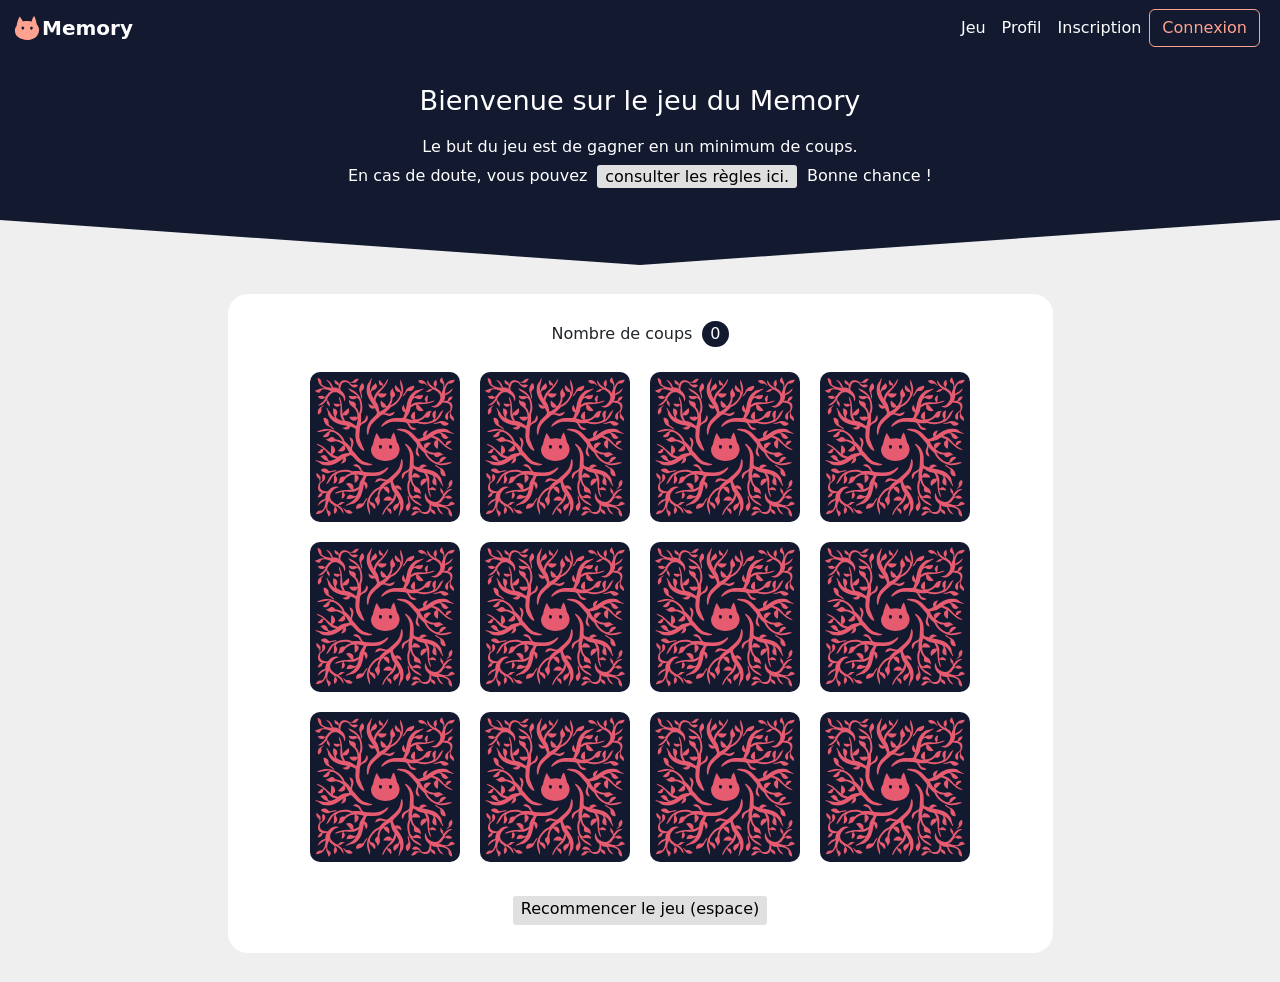
<file: index.html>
<!DOCTYPE html>
<html lang="fr">

<head>
    <meta charset="UTF-8">
    <meta name="viewport" content="width=device-width, initial-scale=1.0">
    <title>Bienvenue sur le Memory</title>
    <link rel="icon" href="./src/memory-chat-logo.svg"/>
    <link href="https://cdn.jsdelivr.net/npm/bootstrap@5.3.8/dist/css/bootstrap.min.css" rel="stylesheet"
        integrity="sha384-sRIl4kxILFvY47J16cr9ZwB07vP4J8+LH7qKQnuqkuIAvNWLzeN8tE5YBujZqJLB" crossorigin="anonymous">
    <link rel="stylesheet" href="./css/style.css">
</head>

<body>
    <header>

        <nav class="navbar navbar-expand-sm" data-bs-theme="dark">
            <div class="container-fluid">
                <a class="navbar-brand" href="index.html">
                    <img src="./src/memory-chat-logo.svg" alt="Logo" width="30" height="24"
                        class="d-inline-block align-text-top">Memory</a>
                <button class="navbar-toggler" type="button" data-bs-toggle="collapse"
                    data-bs-target="#navbarSupportedContent" aria-controls="navbarSupportedContent"
                    aria-expanded="false" aria-label="Ouvrir le menu de navigation">
                    <span class="navbar-toggler-icon"></span>
                </button>
                <div class="collapse navbar-collapse flex-grow-0" id="navbarSupportedContent">
                    <ul class="navbar-nav mb-auto mb-2 mb-lg-0">
                        <li class="nav-item">
                            <a class="nav-link" href="index.html" aria-current="page">Jeu</a>
                        </li>
                        <li class="nav-item">
                            <a class="nav-link" href="profil.html">Profil</a>
                        </li>
                        <li class="nav-item">
                            <a class="nav-link" href="inscription.html">Inscription</a>
                        </li>
                    </ul>
                    <a href="connexion.html" class="btnConnexion btn btn-outline me-2">Connexion</a>
                </div>
            </div>

        </nav>

    </header>

    <main id="contenu-principal" class="text-center">

        <div class="enTete">

            <h1>Bienvenue sur le jeu du Memory</h1>
            <p>Le but du jeu est de gagner en un minimum de coups.<br>
                En cas de doute, vous pouvez
                <a href="" class="btn-modal" data-bs-toggle="modal" data-bs-target="#modalRegles">consulter&nbsp;les&nbsp;règles&nbsp;ici.</a>
                Bonne chance !
            </p>

        </div>

        <div class="separationPage"></div>



        <!-- Modale des règles -->
        <div class="modal fade" id="modalRegles" tabindex="-1" aria-labelledby="titreModalRegles" aria-hidden="true">
            <div class="modal-dialog">
                <div class="modal-content">
                    <div class="modal-header">
                        <button type="button" class="btn-close" data-bs-dismiss="modal" aria-label="Close"></button>
                    </div>
                    <div class="modal-body">
                        <h2 id="titreModalRegles">Les règles du Memory</h2>
                        <p>Retournez 2 cartes. Si les images sont identiques, le jeu laisse les cartes visibles.</p>
                        <img src="./src/modale-regles.png" alt="Illustration montrant deux cartes retournées identiques dans le jeu de Memory">
                        <p>Si les images sont différentes, les cartes se retournent faces cachées là où elles étaient.
                            La partie est terminée lorsque toutes les cartes ont été assemblées par paires.</p>


                    </div>
                    <div class="modal-footer">
                        <button type="button" class="btn btn-primary" data-bs-dismiss="modal">Fermer</button>
                    </div>
                </div>
            </div>
        </div>



        <!-- Plateau de jeu du memory -->


        <div class="plateauJeuAvecScore">

            
            <p>Nombre de coups <span class="affichageNbCoups" aria-live="polite">0</span></p>
            

            <div class="plateauJeu" role="region" aria-label="Plateau de jeu du Memory"> <!-- conteneur du plateau de jeu -->


                <div id="carte1" class="carte motifA">
                    <div class="carteCachee" alt="Carte face cachée"><img src="./src/memory-chat-dos.svg"></div>
                    <div class="carteRevelee" alt="Carte chat numéro 1"><img src="./src/memory-chat1.svg" class="imgRevelee"></div>
                </div>

                <div id="carte2" class="carte motifA">
                    <div class="carteCachee" alt="Carte face cachée"><img src="./src/memory-chat-dos.svg"></div>
                    <div class="carteRevelee" alt="Carte chat numéro 1"><img src="./src/memory-chat1.svg" class="imgRevelee"></div>
                </div>

                <div id="carte3" class="carte motifB">
                    <div class="carteCachee" alt="Carte face cachée"><img src="./src/memory-chat-dos.svg"></div>
                    <div class="carteRevelee" alt="Carte chat numéro 2"><img src="./src/memory-chat2.svg" class="imgRevelee"></div>
                </div>

                <div id="carte4" class="carte motifB">
                    <div class="carteCachee" alt="Carte face cachée"><img src="./src/memory-chat-dos.svg"></div>
                    <div class="carteRevelee" alt="Carte chat numéro 2"><img src="./src/memory-chat2.svg" class="imgRevelee"></div>
                </div>

                <div id="carte5" class="carte motifC">
                    <div class="carteCachee" alt="Carte face cachée"><img src="./src/memory-chat-dos.svg"></div>
                    <div class="carteRevelee" alt="Carte chat numéro 3"><img src="./src/memory-chat3.svg" class="imgRevelee"></div>
                </div>

                <div id="carte6" class="carte motifC">
                    <div class="carteCachee" alt="Carte face cachée"><img src="./src/memory-chat-dos.svg"></div>
                    <div class="carteRevelee" alt="Carte chat numéro 3"><img src="./src/memory-chat3.svg" class="imgRevelee"></div>
                </div>

                <div id="carte7" class="carte motifD">
                    <div class="carteCachee" alt="Carte face cachée"><img src="./src/memory-chat-dos.svg"></div>
                    <div class="carteRevelee" alt="Carte chat numéro 4"><img src="./src/memory-chat4.svg" class="imgRevelee"></div>
                </div>

                <div id="carte8" class="carte motifD">
                    <div class="carteCachee" alt="Carte face cachée"><img src="./src/memory-chat-dos.svg"></div>
                    <div class="carteRevelee" alt="Carte chat numéro 4"><img src="./src/memory-chat4.svg" class="imgRevelee"></div>
                </div>

                <div id="carte9" class="carte motifE">
                    <div class="carteCachee" alt="Carte face cachée"><img src="./src/memory-chat-dos.svg"></div>
                    <div class="carteRevelee" alt="Carte chat numéro 5"><img src="./src/memory-chat5.svg" class="imgRevelee"></div>
                </div>

                <div id="carte10" class="carte motifE">
                    <div class="carteCachee" alt="Carte face cachée"><img src="./src/memory-chat-dos.svg"></div>
                    <div class="carteRevelee" alt="Carte chat numéro 5"><img src="./src/memory-chat5.svg" class="imgRevelee"></div>
                </div>

                <div id="carte11" class="carte motifF">
                    <div class="carteCachee" alt="Carte face cachée"><img src="./src/memory-chat-dos.svg"></div>
                    <div class="carteRevelee" alt="Carte chat numéro 6"><img src="./src/memory-chat6.svg" class="imgRevelee"></div>
                </div>

                <div id="carte12" class="carte motifF">
                    <div class="carteCachee" alt="Carte face cachée"><img src="./src/memory-chat-dos.svg"></div>
                    <div class="carteRevelee" alt="Carte chat numéro 6"><img src="./src/memory-chat6.svg" class="imgRevelee"></div>
                </div>

            </div> <!-- fermeture du conteneur du plateau de jeu -->

            <button class="buttonResetPosition">Recommencer le jeu (espace)</button>

        </div> <!-- fermeture du conteneur du plateau de jeu Et score -->

    </main>


    <script src="https://cdn.jsdelivr.net/npm/bootstrap@5.3.8/dist/js/bootstrap.bundle.min.js"
        integrity="sha384-FKyoEForCGlyvwx9Hj09JcYn3nv7wiPVlz7YYwJrWVcXK/BmnVDxM+D2scQbITxI"
        crossorigin="anonymous"></script>
    <script src="https://code.jquery.com/jquery-3.7.1.js"
        integrity="sha256-eKhayi8LEQwp4NKxN+CfCh+3qOVUtJn3QNZ0TciWLP4=" crossorigin="anonymous"></script>
    <!-- <script src="../jquery-3.7.1.js"></script>-->
    <script src="./js/scriptNavbar.js"></script>
    <script src="./js/script.js"></script>


</body>

</html>
</file>
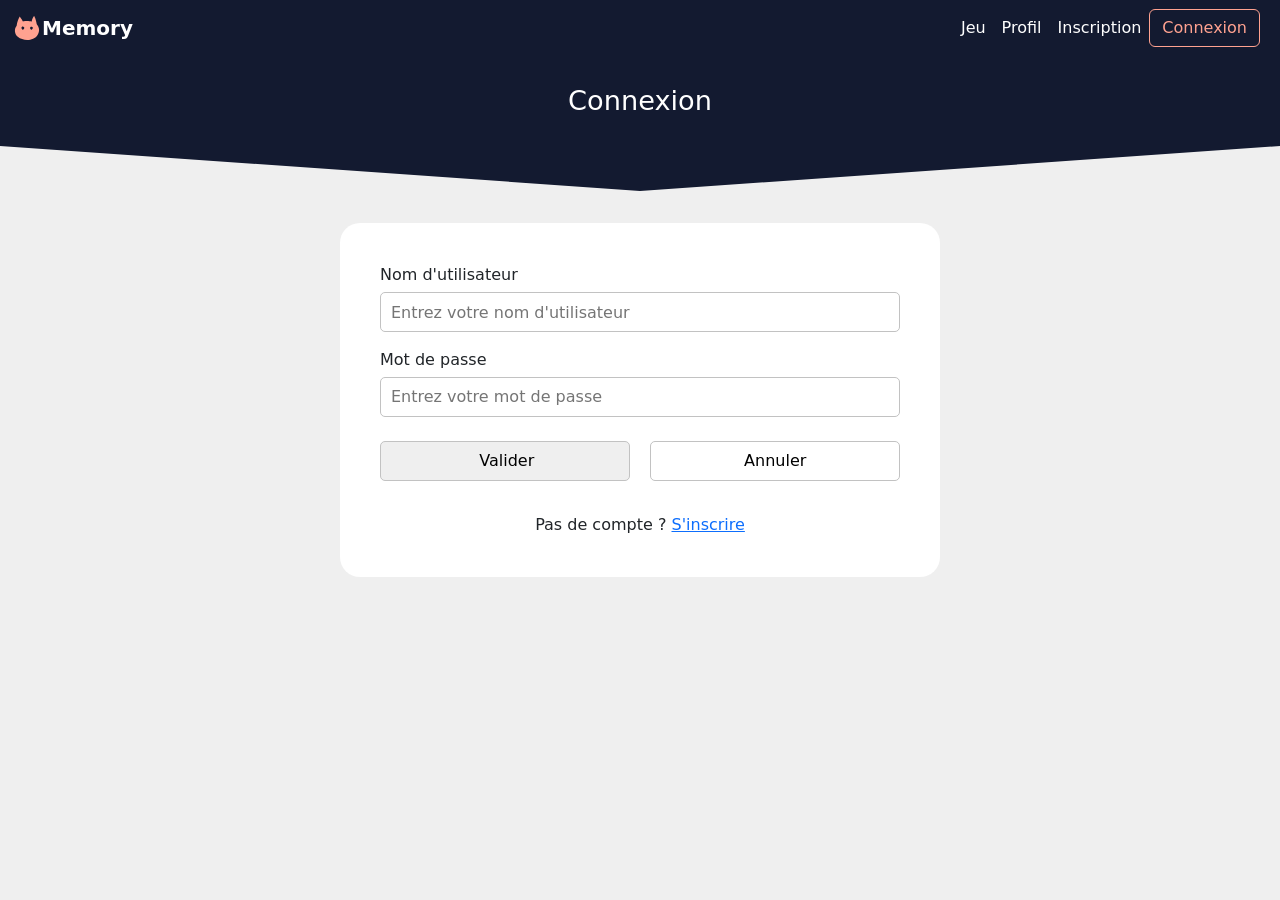
<file: connexion.html>
<!DOCTYPE html>
<html lang="fr">

<head>
    <meta charset="UTF-8">
    <meta name="viewport" content="width=device-width, initial-scale=1.0">
    <title>Memory | Connexion</title>
    <link rel="icon" href="./src/memory-chat-logo.svg"/>
    <link href="https://cdn.jsdelivr.net/npm/bootstrap@5.3.8/dist/css/bootstrap.min.css" rel="stylesheet"
        integrity="sha384-sRIl4kxILFvY47J16cr9ZwB07vP4J8+LH7qKQnuqkuIAvNWLzeN8tE5YBujZqJLB" crossorigin="anonymous">
    <link rel="stylesheet" href="./css/style.css">
</head>

<body>

    <header>

        <nav class="navbar navbar-expand-sm" data-bs-theme="dark">
            <div class="container-fluid">
                <a class="navbar-brand" href="index.html">
                    <img src="./src/memory-chat-logo.svg" alt="Logo" width="30" height="24"
                        class="d-inline-block align-text-top">Memory</a>
                <button class="navbar-toggler" type="button" data-bs-toggle="collapse"
                    data-bs-target="#navbarSupportedContent" aria-controls="navbarSupportedContent"
                    aria-expanded="false" aria-label="Ouvrir le menu de navigation">
                    <span class="navbar-toggler-icon"></span>
                </button>
                <div class="collapse navbar-collapse flex-grow-0" id="navbarSupportedContent">
                    <ul class="navbar-nav mb-auto mb-2 mb-lg-0">
                        <li class="nav-item">
                            <a class="nav-link" href="index.html">Jeu</a>
                        </li>
                        <li class="nav-item">
                            <a class="nav-link" href="profil.html">Profil</a>
                        </li>
                        <li class="nav-item">
                            <a class="nav-link" href="inscription.html">Inscription</a>
                        </li>
                    </ul>
                    <a href="connexion.html" class="btnConnexion btn btn-outline me-2" aria-current="page">Connexion</a>
                </div>
            </div>

        </nav>

    </header>

    <main id="contenu-principal">

        <div class="enTete text-center">
            <h1 id="titreConnexion">Connexion</h1>
        </div>

        <div class="separationPage"></div>


        <div class="formulaire">


            <form action="" method="post" aria-labelledby="titreConnexion">

                <div class="unChamp">
                    <div class="labelForm">
                        <label for="nomUserConnexion">Nom d'utilisateur</label>
                    </div>
                    <div class="champsForm">
                        <input type="text" name="nomUserConnexion" id="nomUserConnexion"
                            placeholder="Entrez votre nom d'utilisateur" aria-required="true">
                    </div>
                </div>

                <div class="unChamp">
                    <div class="labelForm">
                        <label for="mdpConnexion">Mot de passe</label>
                    </div>
                    <div class="champsForm">
                        <input type="password" name="mdpConnexion" id="mdpConnexion"
                            pattern="^^(?=.*[A-Za-z])(?=.*\d)[A-Za-z\d]{6,}$" placeholder="Entrez votre mot de passe" aria-required="true">
                    </div>
                </div>

                <p class="alerteErreurConnexion" role="alert" aria-live="assertive">Les informations de connexion sont incorrectes</p>

                <div class="boutonsForm">
                    <input type="button" value="Valider" id="valider" class="boutonValiderForm btnConnexionValider">
                    <a href="index.html" class="boutonAnnulerForm">Annuler</a>
                </div>

                <p class="phraseDejaInscrit">Pas de compte ? <a href="inscription.html" aria-label="Aller à la page d'inscription">S'inscrire</a></p>

            </form>

        </div>

    </main>

    <script src="https://cdn.jsdelivr.net/npm/bootstrap@5.3.8/dist/js/bootstrap.bundle.min.js"
        integrity="sha384-FKyoEForCGlyvwx9Hj09JcYn3nv7wiPVlz7YYwJrWVcXK/BmnVDxM+D2scQbITxI"
        crossorigin="anonymous"></script>
    <script src="https://code.jquery.com/jquery-3.7.1.js"
        integrity="sha256-eKhayi8LEQwp4NKxN+CfCh+3qOVUtJn3QNZ0TciWLP4=" crossorigin="anonymous"></script>
    <!-- <script src="../jquery-3.7.1.js"></script>-->
    <script src="./js/scriptNavbar.js"></script>
    <script src="./js/scriptConnexion.js"></script>
    <script src="./js/script.js"></script>

</body>

</html>
</file>
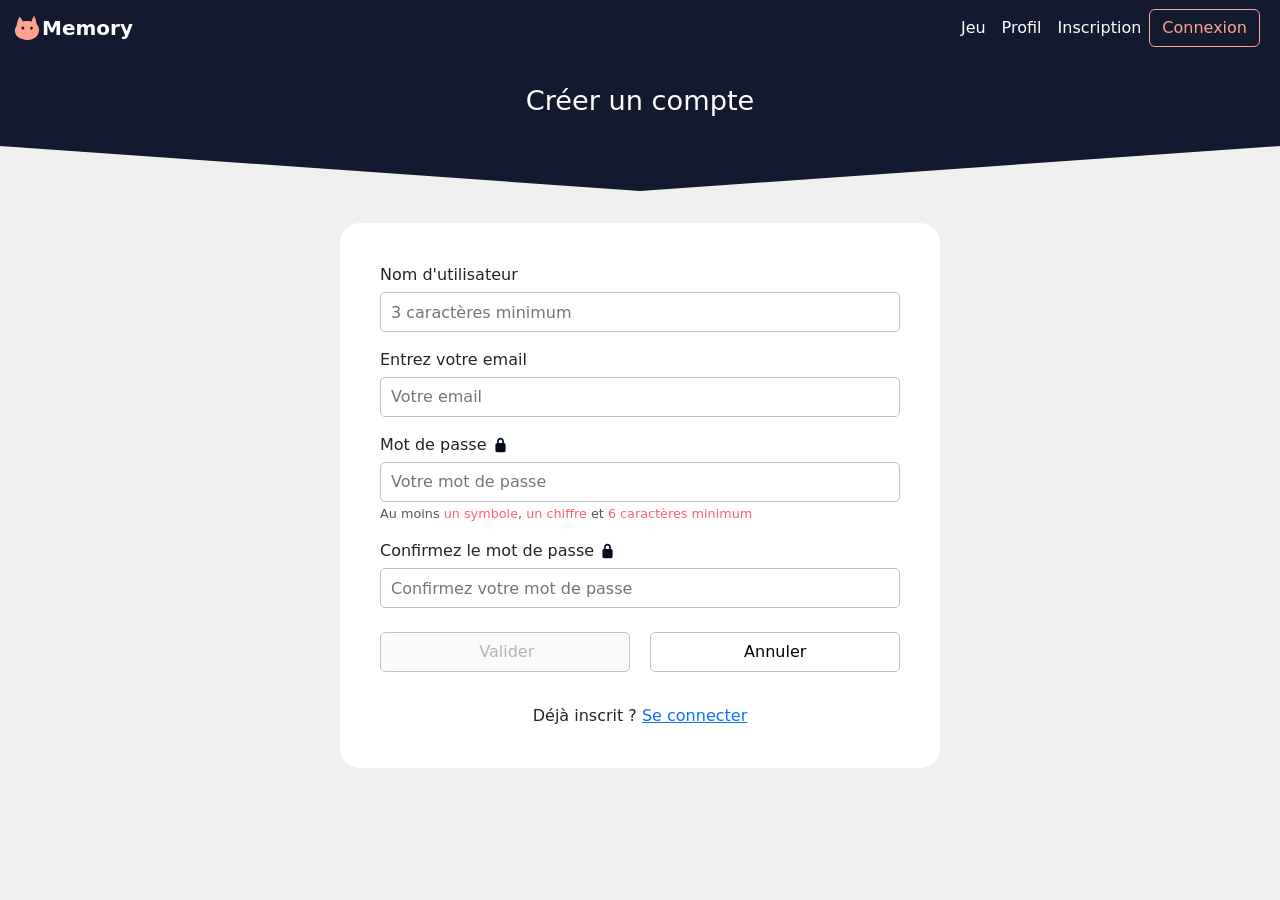
<file: inscription.html>
<!DOCTYPE html>
<html lang="fr">

<head>
    <meta charset="UTF-8">
    <meta name="viewport" content="width=device-width, initial-scale=1.0">
    <title>Memory | Créer un compte</title>
    <link rel="icon" href="./src/memory-chat-logo.svg"/>
    <link href="https://cdn.jsdelivr.net/npm/bootstrap@5.3.8/dist/css/bootstrap.min.css" rel="stylesheet"
        integrity="sha384-sRIl4kxILFvY47J16cr9ZwB07vP4J8+LH7qKQnuqkuIAvNWLzeN8tE5YBujZqJLB" crossorigin="anonymous">
    <link rel="stylesheet" href="./css/style.css">
</head>

<body>

    <header>

        <nav class="navbar navbar-expand-sm" data-bs-theme="dark">
            <div class="container-fluid">
                <a class="navbar-brand" href="index.html">
                    <img src="./src/memory-chat-logo.svg" alt="Logo" width="30" height="24"
                        class="d-inline-block align-text-top">Memory</a>
                <button class="navbar-toggler" type="button" data-bs-toggle="collapse"
                    data-bs-target="#navbarSupportedContent" aria-controls="navbarSupportedContent"
                    aria-expanded="false" aria-label="Ouvrir le menu de navigation">
                    <span class="navbar-toggler-icon"></span>
                </button>
                <div class="collapse navbar-collapse flex-grow-0" id="navbarSupportedContent">
                    <ul class="navbar-nav mb-auto mb-2 mb-lg-0">
                        <li class="nav-item">
                            <a class="nav-link" href="index.html">Jeu</a>
                        </li>
                        <li class="nav-item">
                            <a class="nav-link" href="profil.html">Profil</a>
                        </li>
                        <li class="nav-item">
                            <a class="nav-link" href="inscription.html" aria-current="page">Inscription</a>
                        </li>
                    </ul>
                    <a href="connexion.html" class="btnConnexion btn btn-outline me-2">Connexion</a>
                </div>
            </div>

        </nav>

    </header>

    <main id="contenu-principal">

        <div class="enTete text-center">
            <h1 id="titreInscription">Créer un compte</h1>
        </div>

        <div class="separationPage"></div>

    

        <div class="formulaire">


            <form action="" method="post" aria-labelledby="titreInscription">

                <div class="unChamp">
                    <div class="labelForm">
                        <label for="nomUser">Nom d'utilisateur</label> <img src="./src/checkVert.svg" class="checkInscriptionNom">
                    </div>
                    <div class="champsForm">
                        <input type="text" name="nomUser" id="nomUser" pattern="^^(?=.*[A-Za-z])(?=.*\d)[A-Za-z\d]{3,}$"
                            placeholder="3 caractères minimum" aria-required="true">
                    </div>
                    <p class="alerteName" role="alert" aria-live="assertive">Merci d'entrer un nom comportant au moins 3 caractères</p>
                    <p class="alerteDispoName" role="alert" aria-live="assertive">Ce nom d'utilisateur est déjà pris</p>
                </div>

                <div class="unChamp">
                    <div class="labelForm">
                        <label for="email">Entrez votre email</label> <img src="./src/checkVert.svg" class="checkInscriptionEmail">
                    </div>
                    <div class="champsForm">
                        <input type="email" name="email" id="email" placeholder="Votre email" aria-required="true">
                    </div>
                    <p class="alerteMail" role="alert" aria-live="assertive">Merci d'entrer une adresse mail valide</p>
                    <p class="alerteDispoMail" role="alert" aria-live="assertive">Cette adresse mail est déjà associée à un compte</p>
                </div>

                <div class="unChamp">
                    <div class="labelForm">
                        <label for="mdp">Mot de passe</label>
                        <img src="./src/lockClose.svg" class="visibiliteMdp1" role="button" aria-label="Afficher ou cacher le mot de passe"> 
                        <img src="./src/checkVert.svg" class="checkInscriptionMdp" aria-hidden="true">
                    </div>
                    <div class="champsForm">
                        <input type="password" name="mdp" id="mdp" pattern="^^(?=.*[A-Za-z])(?=.*\d)[A-Za-z\d]{6,}$"
                            placeholder="Votre mot de passe" aria-required="true">
                        <p class="phraseAideMdp" role="alert" aria-live="assertive">Au moins <span class="alerteMdpSymbole">un symbole</span>, <span class="alerteMdpChiffre">un chiffre</span> et <span class="alerteMdpLongueur">6 caractères minimum</span></p>
                    </div>
                </div>

                <div class="unChamp">
                    <div class="labelForm">
                        <label for="mdp">Confirmez le mot de passe</label> 
                        <img src="./src/lockClose.svg" class="visibiliteMdp2" role="button" aria-label="Afficher ou cacher le mot de passe">
                        <img src="./src/checkVert.svg" class="checkInscriptionMdp2" aria-hidden="true">
                    </div>
                    <div class="champsForm">
                        <input type="password" name="mdp" id="mdp2" pattern="^^(?=.*[A-Za-z])(?=.*\d)[A-Za-z\d]{8,}$"
                            placeholder="Confirmez votre mot de passe" aria-required="true">
                    </div>
                    <p class="alerteMdpConfirmation" role="alert" aria-live="assertive">Les mots de passe ne sont pas identiques</p>
                </div>

                <div class="boutonsForm">
                    <input type="submit" value="Valider" id="valider" class="boutonValiderForm" disabled>
                    <a href="index.html" class="boutonAnnulerForm">Annuler</a>
                </div>

                <p class="phraseDejaInscrit">Déjà inscrit ? <a href="connexion.html" aria-label="Aller à la page de connexion">Se connecter</a></p>

            </form>

        </div>

    </main>

    <script src="https://cdn.jsdelivr.net/npm/bootstrap@5.3.8/dist/js/bootstrap.bundle.min.js"
        integrity="sha384-FKyoEForCGlyvwx9Hj09JcYn3nv7wiPVlz7YYwJrWVcXK/BmnVDxM+D2scQbITxI"
        crossorigin="anonymous"></script>
    <script src="https://code.jquery.com/jquery-3.7.1.js"
        integrity="sha256-eKhayi8LEQwp4NKxN+CfCh+3qOVUtJn3QNZ0TciWLP4=" crossorigin="anonymous"></script>
    <!-- <script src="../jquery-3.7.1.js"></script>-->
    <script src="./js/scriptNavbar.js"></script>
    <script src="./js/script.js"></script>
    <script src="./js/scriptVerification.js"></script>

</body>

</html>
</file>
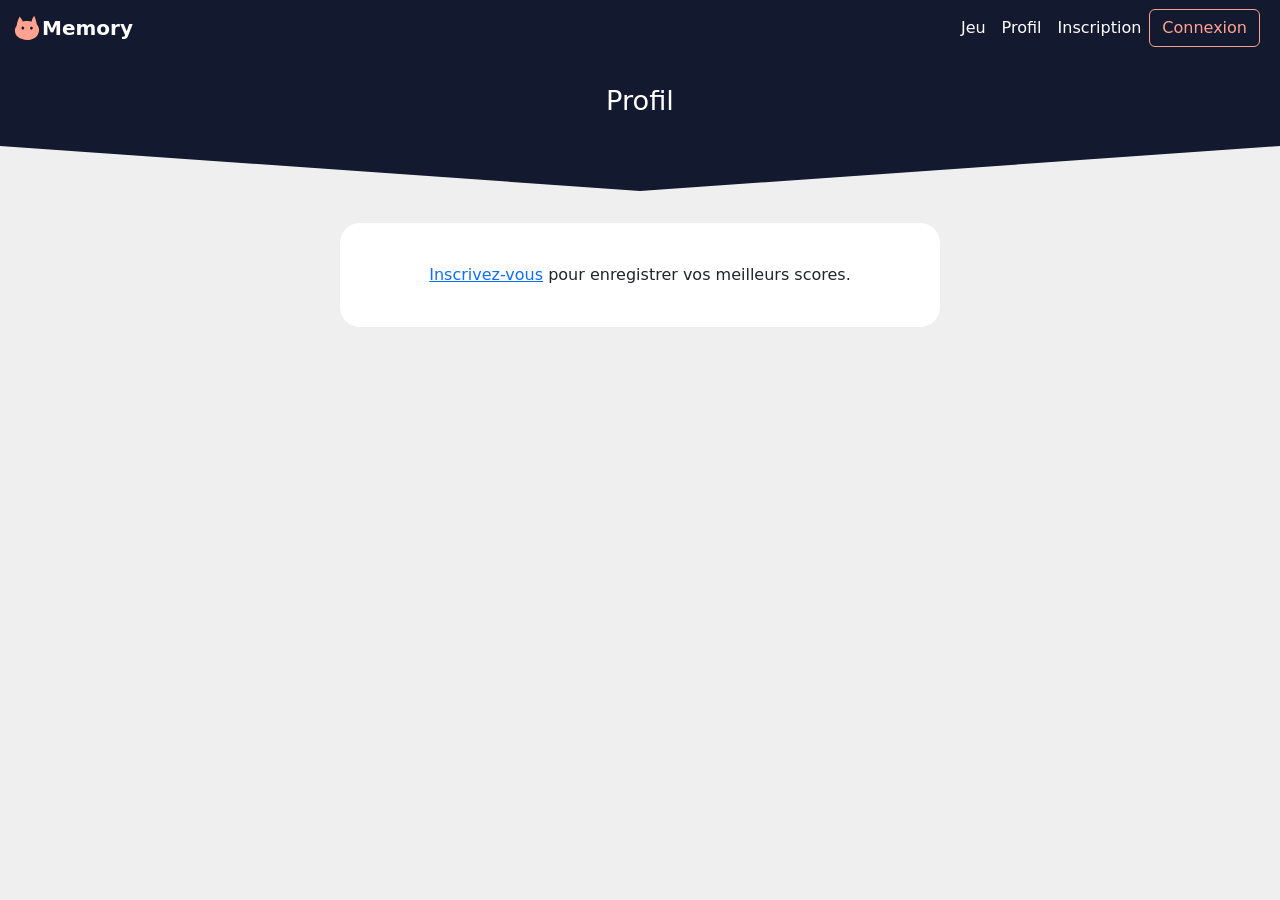
<file: profil.html>
<!DOCTYPE html>
<html lang="fr">

<head>
    <meta charset="UTF-8">
    <meta name="viewport" content="width=device-width, initial-scale=1.0">
    <title>Memory | Profil</title>
    <link rel="icon" href="./src/memory-chat-logo.svg"/>
    <link href="https://cdn.jsdelivr.net/npm/bootstrap@5.3.8/dist/css/bootstrap.min.css" rel="stylesheet"
        integrity="sha384-sRIl4kxILFvY47J16cr9ZwB07vP4J8+LH7qKQnuqkuIAvNWLzeN8tE5YBujZqJLB" crossorigin="anonymous">
    <link rel="stylesheet" href="./css/style.css">
</head>

<body>

    <header>

        <nav class="navbar navbar-expand-sm" data-bs-theme="dark">
            <div class="container-fluid">
                <a class="navbar-brand" href="index.html">
                    <img src="./src/memory-chat-logo.svg" alt="Logo" width="30" height="24"
                        class="d-inline-block align-text-top">Memory</a>
                <button class="navbar-toggler" type="button" data-bs-toggle="collapse"
                    data-bs-target="#navbarSupportedContent" aria-controls="navbarSupportedContent"
                    aria-expanded="false" aria-label="Ouvrir le menu de navigation">
                    <span class="navbar-toggler-icon"></span>
                </button>
                <div class="collapse navbar-collapse flex-grow-0" id="navbarSupportedContent">
                    <ul class="navbar-nav mb-auto mb-2 mb-lg-0">
                        <li class="nav-item">
                            <a class="nav-link" href="index.html">Jeu</a>
                        </li>
                        <li class="nav-item">
                            <a class="nav-link" href="profil.html" aria-current="page">Profil</a>
                        </li>
                        <li class="nav-item">
                            <a class="nav-link" href="inscription.html">Inscription</a>
                        </li>
                    </ul>
                    <a href="connexion.html" class="btnConnexion btn btn-outline me-2">Connexion</a>
                </div>
            </div>

        </nav>

    </header>

    <main id="contenu-principal" >

        <div class="enTete text-center">
            <h1>Profil</h1>
        </div>

        <div class="separationPage"></div>

    

        <div class="bodyProfil profilDeconnecte" role="region">

            <p class="phraseProfil"><a href="inscription.html">Inscrivez-vous</a> pour enregistrer vos meilleurs scores.</p>

        </div>

        <div class="bodyProfil profilConnecte" role="region">

            <div class="enTeteProfilConnecte">
                <h2>Bonjour <span class="nomUserConnecte">nom</span></h2>
                <p>Une petite partie ?</p>
                <img class="couronneScores" src="./src/couronneScores.svg" alt="" aria-hidden="true">
                <p>Vos meilleurs scores :</p>
            </div>

        
            <div class="scoresVides" role="alert" aria-live="assertive">
                <p>Vous n'avez aucun score enregistré.<br>
                Jouez en étant connecté pour sauvegarder les 10 meilleurs&nbsp;!</p>
            </div>
            <div class="meilleursScores" aria-live="polite" role="list">
                <div class="dataScoreTemplate" role="listitem">
                    <p><span class="texteGras"><span class="scoreNbCoup">test</span> coups </span>
                        le <span class="scoreDate">test</span> 
                        à <span class="scoreHeure">test</span>
                    </p>
                </div>
            </div>

        </div>
    
    </main>

    <script src="https://cdn.jsdelivr.net/npm/bootstrap@5.3.8/dist/js/bootstrap.bundle.min.js"
        integrity="sha384-FKyoEForCGlyvwx9Hj09JcYn3nv7wiPVlz7YYwJrWVcXK/BmnVDxM+D2scQbITxI"
        crossorigin="anonymous"></script>
    <script src="https://code.jquery.com/jquery-3.7.1.js"
        integrity="sha256-eKhayi8LEQwp4NKxN+CfCh+3qOVUtJn3QNZ0TciWLP4=" crossorigin="anonymous"></script>
    <!-- <script src="../jquery-3.7.1.js"></script>-->
    <script src="./js/scriptNavbar.js"></script>
    <script src="./js/scriptConnexion.js"></script>
    <script src="./js/script.js"></script>

</body>

</html>
</file>
<file: css/style.css>
/* --------------------------------------------------- */
/* Nav
/* --------------------------------------------------- */

.navbar {
  background-color: rgba(19, 26, 48, 1);
}

.navbar a.nav-link {
  color: white;
}

.navbar a.nav-link.active {
  color: white;
}

.navbar-brand {
  color: white;
  font-weight: 600;
}

.navbar-brand:hover {
  color: white;
  font-weight: 600;
}

.navbar .btn-outline {
  color: rgba(255, 162, 144, 1);
  border: solid 0.1em rgba(255, 162, 144, 1);
}

.navbar .btn-outline:hover {
  color: rgba(19, 26, 48, 1);
  background-color: rgba(255, 162, 144, 1);
  border: solid 0.1em rgba(255, 162, 144, 1);
  transition: ease-in-out 0.2s;
}

.navbar-toggler{
  border: none;
}

.navbar-toggler:focus{
  box-shadow: none;
}

/* --------------------------------------------------- */
/* En tête
/* --------------------------------------------------- */

.enTete h1 {
  font-size: 1.7em;
  margin-bottom: 0;
}

.enTete {
  background-color: rgba(19, 26, 48, 1);
  color: white;
  padding-top: 1.8rem;
  padding-bottom: 1.8rem;
}

.enTete p {
  margin-bottom: 0;
  margin-top: 1em;
  line-height: 1.8em;
}

.separationPage{
  position: relative;
  width: 100%;
  height: 45px;
}

.separationPage::before{
  content: "";
  position: absolute;
  inset: 0;
  background-image: url("data:image/svg+xml,%3Csvg xmlns='http://www.w3.org/2000/svg' viewBox='0 0 100 40' preserveAspectRatio='none'%3E%3Cpolygon fill='%23131A30' points='0,0 50,40 100,0'/%3E%3C/svg%3E");
  background-repeat: no-repeat;
  background-size: 100% 100%;
}

/* --------------------------------------------------- */
/* Style de la modale des règles */
/* --------------------------------------------------- */

.btn-modal {
  background-color: #e0e0e0;
  padding: 0.1em 0.5em 0.2em 0.5em;
  margin-left: 0.3em;
  margin-right: 0.3em;
  text-decoration: none;
  color: black;
  border-radius: 3px;
}

.btn-modal:hover {
  background-color: #c2c2c2;
  transition: ease 0.3s;
}

.modal-header {
  border: none;
}

.modal-body h2 {
  font-size: 1.5em;
  margin-bottom: 1.5em;
}

.modal-body img {
  width: 100%;
}

.modal-body {
  margin-left: 1.5em;
  margin-right: 1.5em;
}

.modal-footer {
  border: none;
}

*,
::after,
::before {
  box-sizing: border-box;
}

.modal-footer .btn {
  background-color: rgba(231, 91, 112, 1);
  border: none;
}

.modal-footer .btn:hover {
  background-color: rgb(207, 32, 58);
  border: none;
  transition: ease-in-out 0.2s;
}

/* --------------------------------------------------- */
/* Body */
/* --------------------------------------------------- */

body {
  background-color: #efefef;
}

/* --------------------------------------------------- */
/* --------------------------------------------------- */
/* JEU MEMORY
/* --------------------------------------------------- */
/* --------------------------------------------------- */
/* Apparence du plateau de jeu */
/* --------------------------------------------------- */

.plateauJeuAvecScore {
  margin-top: 1.8em;
  margin-left: auto;
  margin-right: auto;
  margin-bottom: 1.8em;
  padding-top: 1.8em;
  background-color: white;
  width: 90%;
  border-radius: 20px;
}

.affichageNbCoups {
  background-color: rgba(19, 26, 48, 1);
  color: white;
  margin-left: 0.3em;
  padding: 0.2em 0.5em 0.2em 0.5em;
  border-radius: 100px;
}

.plateauJeu {
  display: flex;
  flex-wrap: wrap;
  margin: auto;
  justify-content: center;
}

.buttonResetPosition {
  margin-top: 1.5em;
  margin-bottom: 1.8em;
  background-color: #e0e0e0;
  padding: 0.1em 0.5em 0.2em 0.5em;
  text-decoration: none;
  color: black;
  border-radius: 3px;
  border: none;
}

.buttonResetPosition:hover {
  background-color: #c2c2c2;
  transition: ease 0.3s;
}

/* --------------------------------------------------- */
/* Apparence des cartes de jeu */
/* --------------------------------------------------- */

.carte {
  /* conteneur de la carte (face cachée et face révélée) */
  height: 150px;
  width: 150px;
  margin: 1.2%;
  position: relative;
  transform-style: preserve-3d;
  transition: 0.7s ease;
  cursor: pointer;
}

img,
svg {
  vertical-align: unset;
}

.carteCachee img,
.carteRevelee img {
  object-fit: fill;
  border-radius: inherit;
  border: inherit;
}

.carteCachee,
.carteRevelee {
  position: absolute;
  height: 100%;
  width: 100%;
  border-radius: 10px;
  backface-visibility: hidden;
}

.carteRevelee {
  transform: perspective(400px) rotateY(180deg);
}

.carte.flip {
  /* L'évènement qui se déclenche au clic */
  transform: perspective(400px) rotateY(180deg);
  pointer-events: none;
}

.carteValidee {
  pointer-events: none;
}

/* --------------------------------------------------- */
/* --------------------------------------------------- */
/* FORMULAIRES
/* --------------------------------------------------- */
/* --------------------------------------------------- */

.formulaire {
  width: 60%;
  background-color: white;
  margin: 2em auto 2em auto;
  padding: 2.5em;
  border-radius: 20px;
}

.unChamp {
  margin-bottom: 1em;
}

.checkInscriptionNom,
.checkInscriptionEmail,
.checkInscriptionMdp,
.checkInscriptionMdp2 {
  width: 15px;
}

.visibiliteMdp1,
.visibiliteMdp2 {
  width: 17px;
  cursor: pointer;
  vertical-align:text-bottom;
}

input {
  width: 100%;
  height: 2.5em;
  border: solid 1px #c2c2c2;
  border-radius: 5px;
  padding-left: 10px;
}

.labelForm {
  margin-bottom: 0.3em;
}

.phraseAideMdp {
  margin-top: 0.2em;
  color: #585858;
  font-size: 0.8em;
}

.alerteName,
.alerteMail,
.alerteMdpConfirmation,
.alerteDispoName,
.alerteDispoMail,
.alerteErreurConnexion {
  margin-top: 0.2em;
  color: #ff6262;
  font-size: 0.8em;
}

.alerteMdpSymbole,
.alerteMdpChiffre, 
.alerteMdpLongueur {
  color: #ff6262;
}

.boutonsForm {
  margin-top: 1.5em;
  height: 40px;
  display: flex;
  align-items: center;
  justify-content: space-between;
}

.boutonValiderForm {
  width: 48%;
}

.boutonAnnulerForm {
  width: 48%;
  height: 100%;
  text-align: center;
  align-content: center;
  text-decoration: none;
  color: black;
  border: solid 1px #c2c2c2;
  border-radius: 5px;
}

.boutonAnnulerForm:hover {
  color: #ff6262;
  border: solid 1px #ff6262;
  transition: ease-in-out 0.2s;
}

.phraseDejaInscrit {
  text-align: center;
  margin-top: 2em;
  margin-bottom: 0;
}

/* --------------------------------------------------- */
/* --------------------------------------------------- */
/* Profil
/* --------------------------------------------------- */
/* --------------------------------------------------- */

.bodyProfil {
  width: 60%;
  background-color: white;
  margin: 2em auto 2em auto;
  padding: 2.5em;
  border-radius: 20px;
}

.phraseProfil,
.enTeteProfilConnecte {
  text-align: center;
  margin: 0;
}

.profilDeconnecte,
.profilConnecte,
.scoresVides,
.meilleursScores,
.dataScoreTemplate {
  display: none;
  text-align: center;
}

.couronneScores{
  margin-top: 1vh;
  width: 25px;
  fill: #ff6262;
}

.cloneDataScore {
  display: flex;
  justify-content: center;
  margin-bottom: 1vh;
  background-color: #efefef;
  border-radius: 20px;
}

.scoresVides p{
  background-color: #efefef;
  border-radius: 10px;
  padding: 5%;
  margin-bottom: 0;
}

.cloneDataScore p{
  margin: 1%;
}

.meilleurScore{
  background-color: rgb(190, 255, 187);
}

.texteGras{
  font-weight: 600;
}

/* --------------------------------------------------- */
/* --------------------------------------------------- */
/* Responsive (hors Bootstrap)
/* --------------------------------------------------- */
/* --------------------------------------------------- */


@media screen and (max-width: 575px) {
  .plateauJeuAvecScore {
    width: 95%;
  }

  .enTete {
    padding-left: 3%;
    padding-right: 3%;
  }

  .formulaire,
  .bodyProfil {
    width: 95%;
    padding: 10%;
  }
}

@media screen and (min-width: 945px) {
  .plateauJeuAvecScore {
    width: 825px;
  }

  .formulaire,
  .bodyProfil {
    width: 600px;
  }
}
</file>
